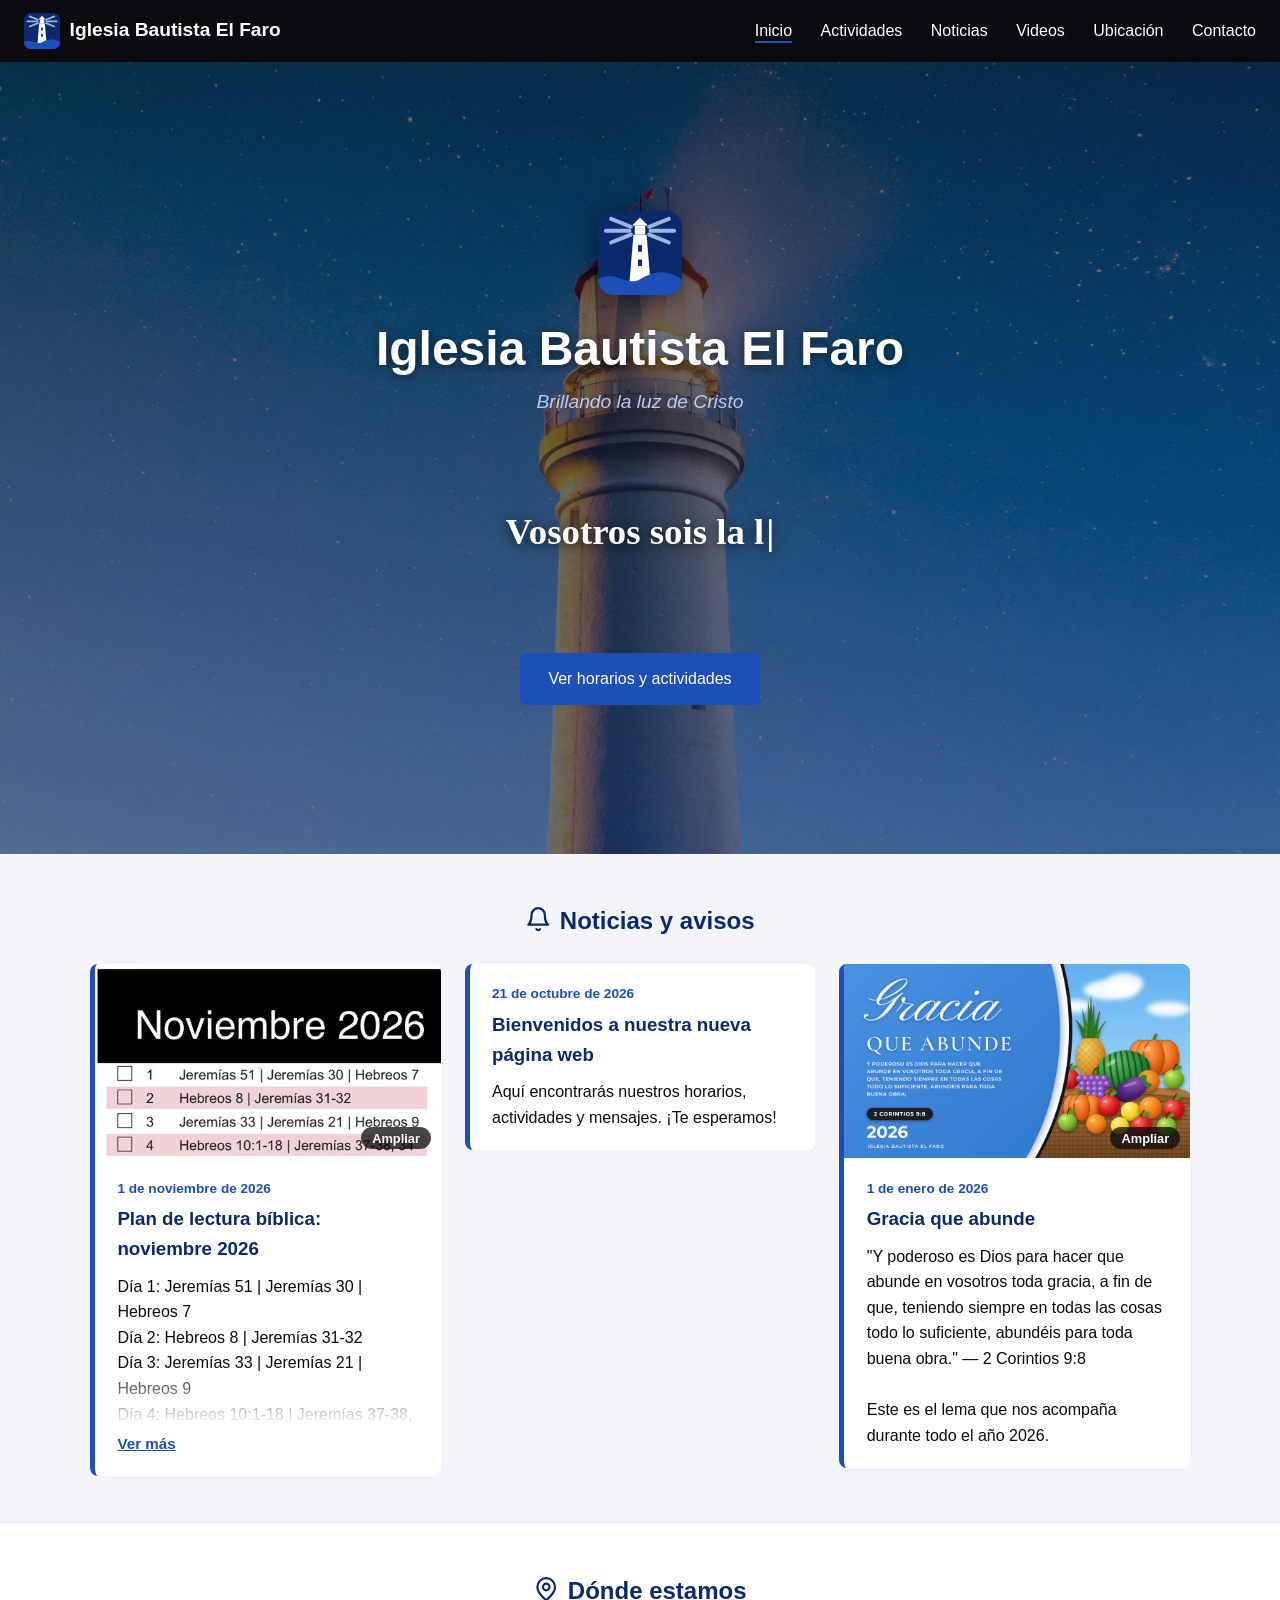
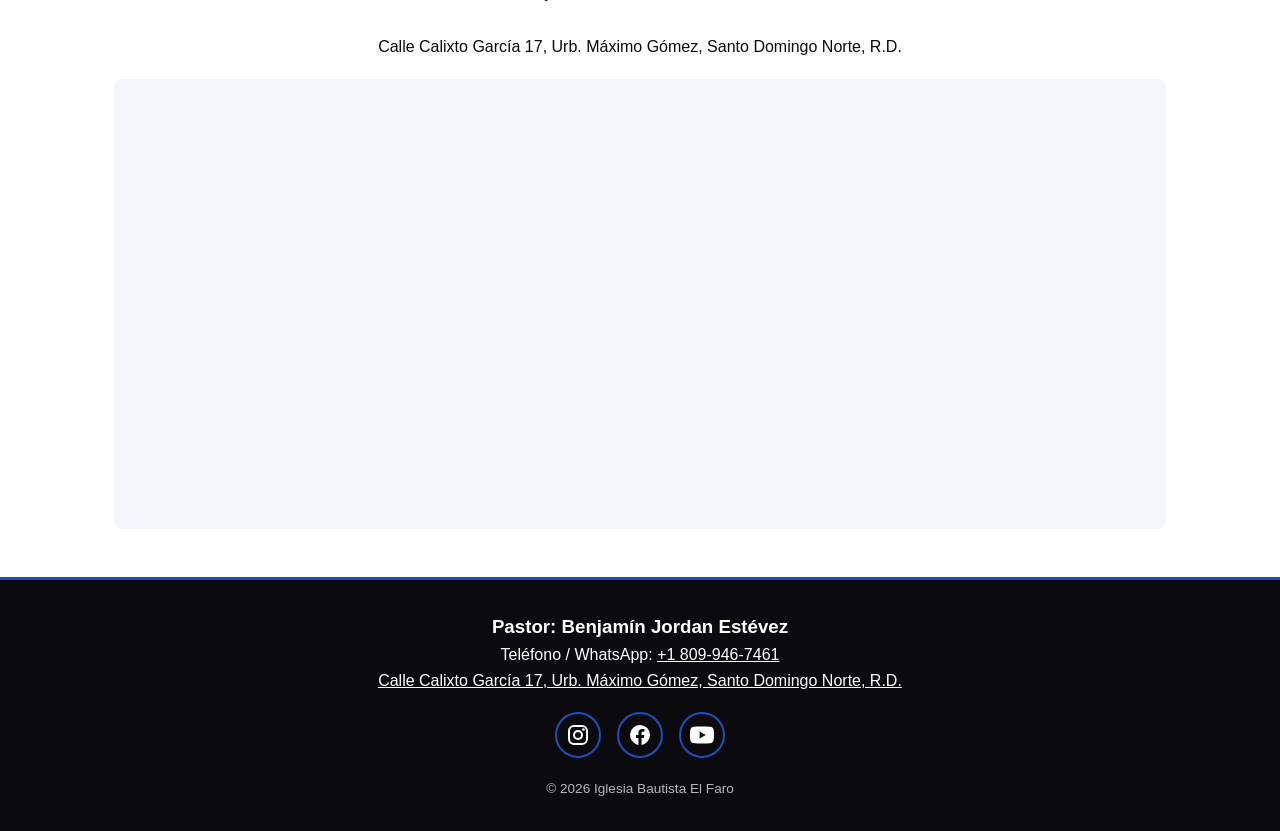
<file: index.html>
<!DOCTYPE html>
<html lang="es">
<head>
  <meta charset="UTF-8">
  <meta name="viewport" content="width=device-width, initial-scale=1.0">
  <title>Iglesia Bautista El Faro | Santo Domingo Norte</title>
  <meta name="description" content="Sitio oficial de la Iglesia Bautista El Faro (IBEF), Santo Domingo Norte. Horarios de cultos, actividades, noticias, videos y contacto.">
  <meta name="theme-color" content="#0b0b0f">
  <link rel="canonical" href="https://ibfarovillamella.github.io/iglesia-web/">
  <link rel="icon" href="favicon.svg" type="image/svg+xml">

  <!-- Vista previa al compartir el enlace (WhatsApp, Facebook, etc.) -->
  <meta property="og:type" content="website">
  <meta property="og:locale" content="es_DO">
  <meta property="og:site_name" content="Iglesia Bautista El Faro">
  <meta property="og:title" content="Iglesia Bautista El Faro | Santo Domingo Norte">
  <meta property="og:description" content="Brillando la luz de Cristo. Horarios de cultos, actividades, noticias, videos y contacto.">
  <meta property="og:url" content="https://ibfarovillamella.github.io/iglesia-web/">

  <!-- Datos para Google: qué es este sitio -->
  <script type="application/ld+json">
  {
    "@context": "https://schema.org",
    "@type": "Church",
    "name": "Iglesia Bautista El Faro",
    "alternateName": "IBEF",
    "slogan": "Brillando la luz de Cristo",
    "url": "https://ibfarovillamella.github.io/iglesia-web/",
    "telephone": "+1-809-946-7461",
    "address": {
      "@type": "PostalAddress",
      "streetAddress": "Calle Calixto García 17, Urbanización Máximo Gómez",
      "addressLocality": "Santo Domingo Norte",
      "addressCountry": "DO"
    }
  }
  </script>

  <link rel="stylesheet" href="css/style.css">
</head>
<body>

  <div id="encabezado"></div>

  <main>
    <section id="inicio" class="hero">
      <div class="hero-contenido">
        <svg class="hero-faro" aria-hidden="true"><use href="#faro"/></svg>
        <h1>Iglesia Bautista El Faro</h1>
        <p class="hero-lema">Brillando la luz de Cristo</p>

        <blockquote class="versiculo" id="versiculo">
          <p class="versiculo-texto" id="versiculoTexto" aria-hidden="true"></p>
          <p class="versiculo-cita" id="versiculoCita" aria-hidden="true"></p>
        </blockquote>

        <a href="actividades.html" class="btn">Ver horarios y actividades</a>
      </div>
    </section>

    <section id="noticias" class="section section-gris">
      <h2><svg class="ico" aria-hidden="true"><use href="#i-campana"/></svg>Noticias y avisos</h2>
      <div class="grid" id="listaNoticias">
        <p>Cargando...</p>
      </div>
    </section>

    <section id="ubicacion" class="section">
      <h2><svg class="ico" aria-hidden="true"><use href="#i-ubicacion"/></svg>Dónde estamos</h2>
      <p class="direccion">Calle Calixto García 17, Urb. Máximo Gómez, Santo Domingo Norte, R.D.</p>
      <div class="mapa">
        <iframe
          title="Mapa de la Iglesia Bautista El Faro"
          src="https://www.google.com/maps?q=Calle+Calixto+Garcia+17,+Urbanizacion+Maximo+Gomez,+Santo+Domingo+Norte&output=embed"
          loading="lazy"
          referrerpolicy="no-referrer-when-downgrade"
          allowfullscreen>
        </iframe>
      </div>
    </section>
  </main>

  <div id="pie"></div>

  <script src="js/componentes.js"></script>
  <script src="js/main.js"></script>
</body>
</html>
</file>
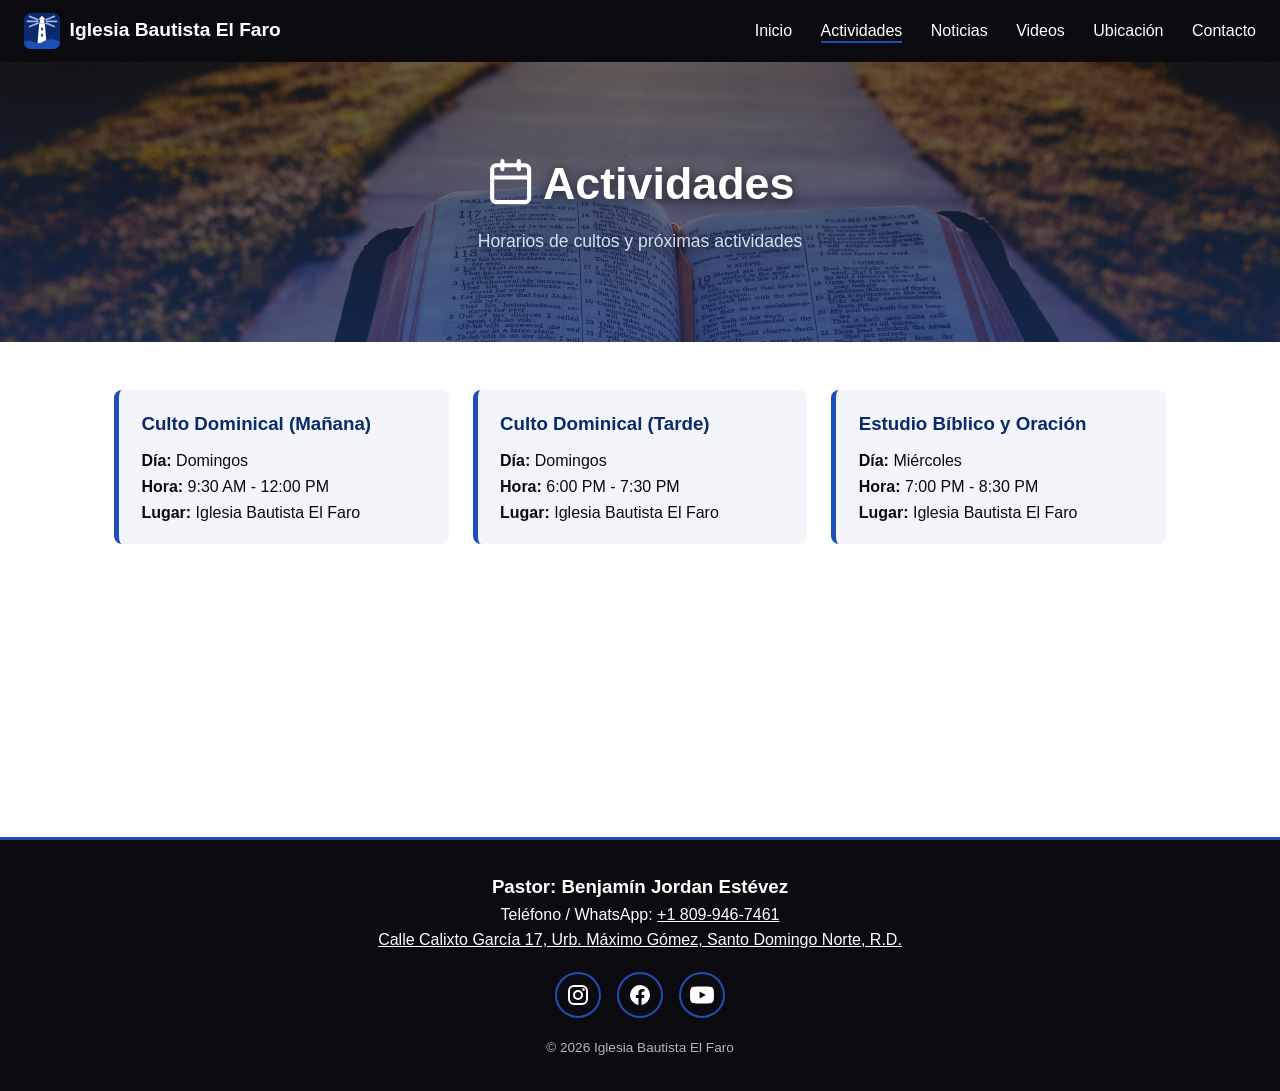
<file: actividades.html>
<!DOCTYPE html>
<html lang="es">
<head>
  <meta charset="UTF-8">
  <meta name="viewport" content="width=device-width, initial-scale=1.0">
  <title>Actividades | Iglesia Bautista El Faro</title>
  <meta name="description" content="Horarios de cultos y próximas actividades de la Iglesia Bautista El Faro, Santo Domingo Norte.">
  <meta name="theme-color" content="#0b0b0f">
  <link rel="icon" href="favicon.svg" type="image/svg+xml">
  <link rel="stylesheet" href="css/style.css">
</head>
<body>

  <div id="encabezado"></div>

  <main>
    <section class="page-hero" data-fondo="actividades">
      <h1><svg class="ico" aria-hidden="true"><use href="#i-calendario"/></svg>Actividades</h1>
      <p>Horarios de cultos y próximas actividades</p>
    </section>

    <section class="section pagina-contenido">
      <div class="grid" id="listaActividades">
        <p>Cargando...</p>
      </div>
    </section>
  </main>

  <div id="pie"></div>

  <script src="js/componentes.js"></script>
  <script src="js/main.js"></script>
</body>
</html>
</file>
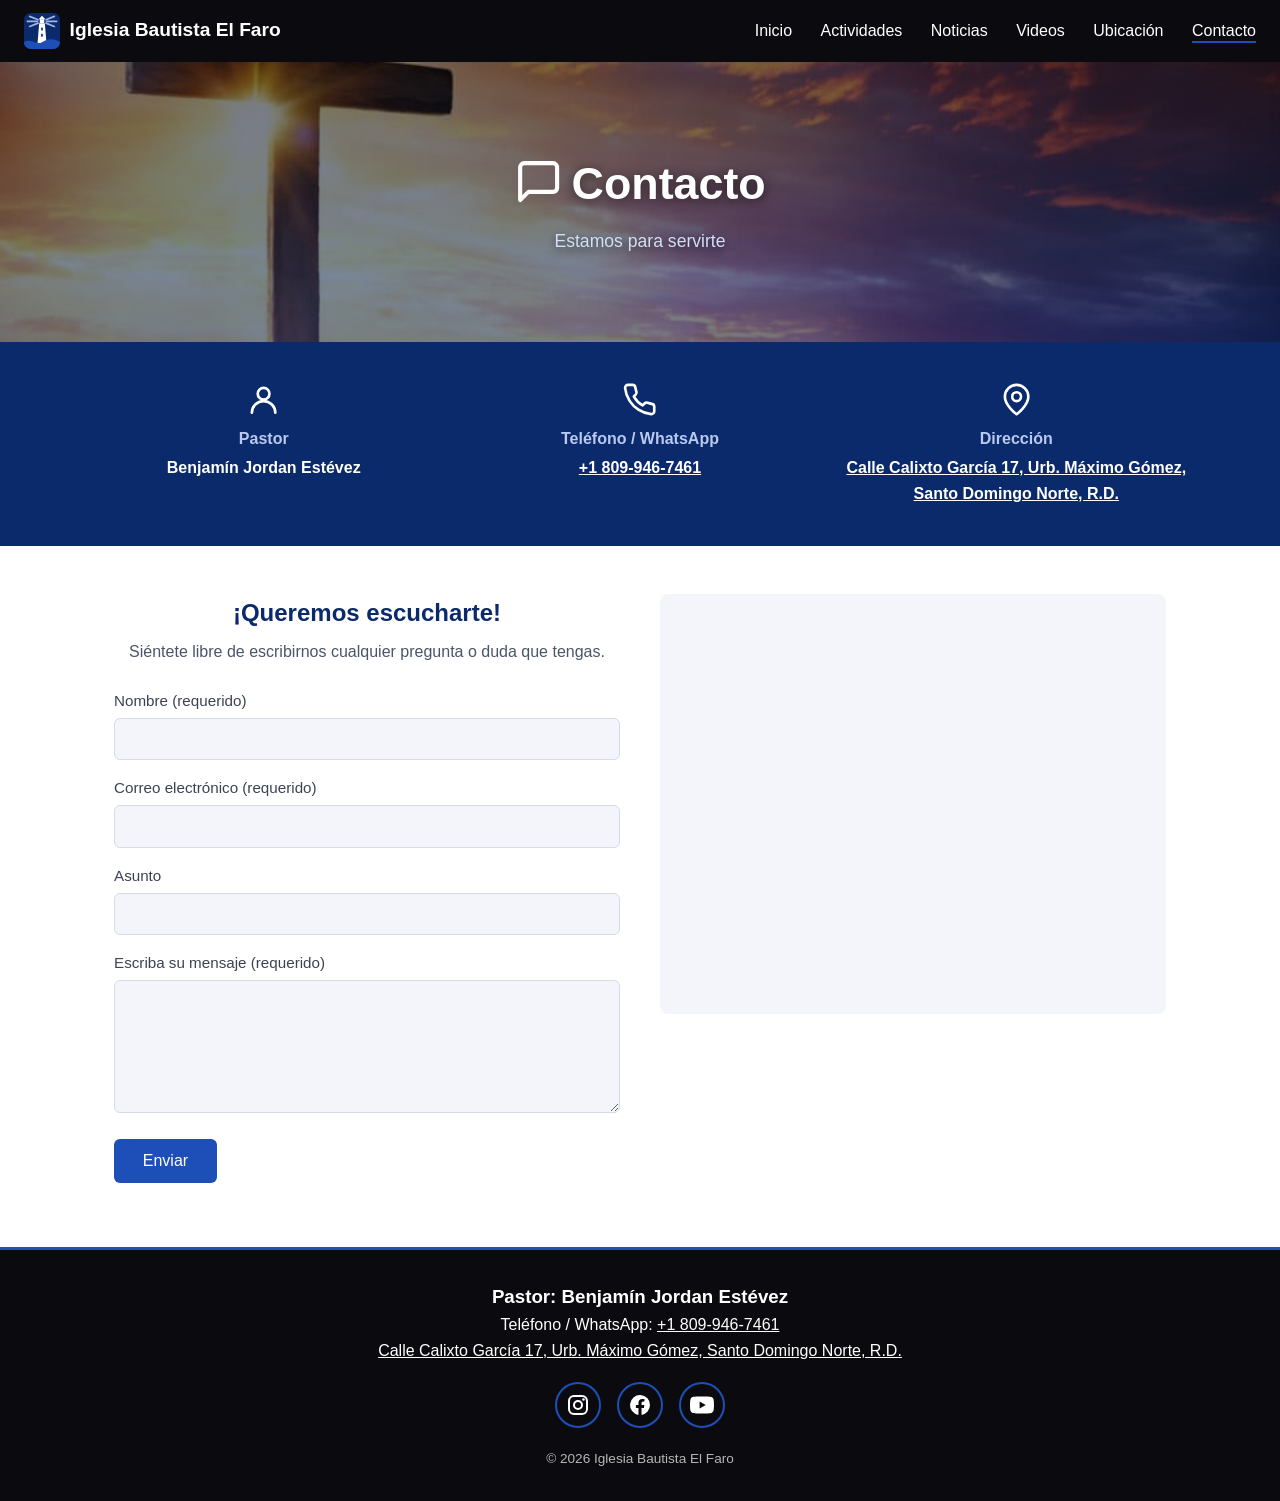
<file: contacto.html>
<!DOCTYPE html>
<html lang="es">
<head>
  <meta charset="UTF-8">
  <meta name="viewport" content="width=device-width, initial-scale=1.0">
  <title>Contacto | Iglesia Bautista El Faro</title>
  <meta name="description" content="Contacta a la Iglesia Bautista El Faro, Santo Domingo Norte. Teléfono, ubicación y formulario de mensajes.">
  <meta name="theme-color" content="#0b0b0f">
  <link rel="icon" href="favicon.svg" type="image/svg+xml">
  <link rel="stylesheet" href="css/style.css">
</head>
<body>

  <div id="encabezado"></div>

  <main>
    <section class="page-hero" data-fondo="contacto">
      <h1><svg class="ico" aria-hidden="true"><use href="#i-mensaje"/></svg>Contacto</h1>
      <p>Estamos para servirte</p>
    </section>

    <section class="contacto-info">
      <div class="contacto-info-grid">
        <div class="contacto-info-item">
          <svg class="ico-grande" aria-hidden="true"><use href="#i-usuario"/></svg>
          <h3>Pastor</h3>
          <p id="cPastor"></p>
        </div>
        <div class="contacto-info-item">
          <svg class="ico-grande" aria-hidden="true"><use href="#i-telefono"/></svg>
          <h3>Teléfono / WhatsApp</h3>
          <p><a id="cTelefono" href="#" target="_blank" rel="noopener"></a></p>
        </div>
        <div class="contacto-info-item">
          <svg class="ico-grande" aria-hidden="true"><use href="#i-ubicacion"/></svg>
          <h3>Dirección</h3>
          <p><a id="cDireccion" href="#" target="_blank" rel="noopener"></a></p>
        </div>
      </div>
    </section>

    <section class="section">
      <div class="contacto-grid">

        <div class="contacto-form">
          <h2>¡Queremos escucharte!</h2>
          <p class="contacto-intro">Siéntete libre de escribirnos cualquier pregunta o duda que tengas.</p>

          <form id="formContacto" novalidate>
            <label for="fNombre">Nombre (requerido)</label>
            <input type="text" id="fNombre" name="nombre" required maxlength="100" autocomplete="name">

            <label for="fCorreo">Correo electrónico (requerido)</label>
            <input type="email" id="fCorreo" name="correo" required maxlength="150" autocomplete="email">

            <label for="fAsunto">Asunto</label>
            <input type="text" id="fAsunto" name="asunto" maxlength="150">

            <label for="fMensaje">Escriba su mensaje (requerido)</label>
            <textarea id="fMensaje" name="mensaje" rows="6" required maxlength="2000"></textarea>

            <!-- Campo trampa contra robots: debe quedar vacío -->
            <input type="checkbox" name="botcheck" class="campo-oculto" tabindex="-1" autocomplete="off" aria-hidden="true">

            <button type="submit" class="btn" id="formBoton">Enviar</button>
            <p class="form-estado" id="formEstado" role="status" aria-live="polite"></p>
          </form>
        </div>

        <div class="contacto-mapa">
          <div class="mapa">
            <iframe
              title="Mapa de la Iglesia Bautista El Faro"
              src="https://www.google.com/maps?q=Calle+Calixto+Garcia+17,+Urbanizacion+Maximo+Gomez,+Santo+Domingo+Norte&output=embed"
              loading="lazy"
              referrerpolicy="no-referrer-when-downgrade"
              allowfullscreen>
            </iframe>
          </div>
        </div>

      </div>
    </section>
  </main>

  <div id="pie"></div>

  <script src="js/componentes.js"></script>
  <script src="js/main.js"></script>
  <script src="js/contacto.js"></script>
</body>
</html>
</file>
<file: css/style.css>
/* =========================================
   Iglesia Bautista El Faro - Estilos
   ========================================= */

/* ---------- Variables y base ---------- */
:root {
  --azul: #0a2a6b;
  --azul-claro: #1e4fb8;
  --negro: #0b0b0f;
  --blanco: #ffffff;
  --gris: #f3f5fa;
}

* { box-sizing: border-box; margin: 0; padding: 0; }

html {
  scroll-behavior: smooth;
  scroll-padding-top: 70px;
}

body {
  font-family: 'Segoe UI', Arial, sans-serif;
  color: var(--negro);
  line-height: 1.6;
}

/* ---------- Íconos ---------- */
.ico {
  width: 1.1em;
  height: 1.1em;
  vertical-align: -0.15em;
  margin-right: .5rem;
  fill: none;
  stroke: currentColor;
  stroke-width: 2;
  stroke-linecap: round;
  stroke-linejoin: round;
}

.ico-grande {
  width: 2.2rem;
  height: 2.2rem;
  display: block;
  margin: 0 auto .6rem;
  fill: none;
  stroke: currentColor;
  stroke-width: 1.8;
  stroke-linecap: round;
  stroke-linejoin: round;
}

/* ---------- Encabezado y menú ---------- */
.header {
  position: sticky;
  top: 0;
  z-index: 10;
  display: flex;
  justify-content: space-between;
  align-items: center;
  padding: .8rem 1.5rem;
  background: var(--negro);
  color: var(--blanco);
}

.logo {
  display: flex;
  align-items: center;
  gap: .6rem;
  color: var(--blanco);
  text-decoration: none;
  font-weight: bold;
  font-size: 1.2rem;
}

.logo-icono {
  width: 36px;
  height: 36px;
  flex-shrink: 0;
}

.nav a {
  color: var(--blanco);
  text-decoration: none;
  margin-left: 1.5rem;
  padding-bottom: 2px;
  border-bottom: 2px solid transparent;
}

.nav a:hover { color: var(--azul-claro); }

.nav a.activo {
  border-bottom-color: var(--azul-claro);
}

.menu-btn {
  display: none;
  background: none;
  border: none;
  color: var(--blanco);
  font-size: 1.8rem;
  cursor: pointer;
}

/* ---------- Portada ---------- */
.hero {
  position: relative;
  overflow: hidden;
  min-height: 88vh;
  display: flex;
  justify-content: center;
  align-items: center;
  text-align: center;
  padding: 2.5rem 1.5rem;
  color: var(--blanco);
  background: linear-gradient(135deg, var(--negro), var(--azul));
}

/* Capa oscura azulada encima de las fotos para que el texto se lea siempre */
.hero::before {
  content: '';
  position: absolute;
  inset: 0;
  z-index: 3;
  background: linear-gradient(rgba(11, 11, 15, .60), rgba(10, 42, 107, .60));
  pointer-events: none;
}

/* Fotos de fondo rotativas */
.hero-fondos {
  position: absolute;
  inset: 0;
  z-index: 0;
}

.hero-fondo {
  position: absolute;
  inset: 0;
  background-size: cover;
  background-position: center;
  background-repeat: no-repeat;
  opacity: 0;
}

.hero-fondo.visible { opacity: 1; }

.hero-contenido {
  position: relative;
  z-index: 4;
  max-width: 820px;
  width: 100%;
  display: flex;
  flex-direction: column;
  align-items: center;
}

.hero-faro {
  width: 84px;
  height: 84px;
  margin-bottom: 1rem;
  filter: drop-shadow(0 4px 14px rgba(0, 0, 0, .5));
}

.hero h1 {
  font-size: clamp(1.8rem, 5vw, 3rem);
  text-shadow: 0 2px 10px rgba(0, 0, 0, .5);
}

.hero-lema {
  font-style: italic;
  font-size: 1.2rem;
  color: #b9c9f0;
  margin-bottom: 1.5rem;
}

/* ---------- Versículo animado ---------- */
.versiculo {
  min-height: 11rem;
  display: flex;
  flex-direction: column;
  justify-content: center;
  align-items: center;
  margin: .5rem 0 1.2rem;
  transition: opacity .8s ease;
}

.versiculo.oculto { opacity: 0; }

.versiculo-texto {
  font-family: Georgia, 'Times New Roman', serif;
  font-size: clamp(1.4rem, 4vw, 2.3rem);
  font-weight: bold;
  line-height: 1.35;
  text-shadow: 0 2px 12px rgba(0, 0, 0, .65);
}

.versiculo-texto.escribiendo::after {
  content: '|';
  margin-left: 2px;
  animation: parpadeo 1s steps(1) infinite;
}

.versiculo-cita {
  margin-top: .8rem;
  font-size: 1.1rem;
  color: #b9c9f0;
  opacity: 0;
  transition: opacity .6s ease;
  text-shadow: 0 2px 8px rgba(0, 0, 0, .6);
}

.versiculo-cita.visible { opacity: 1; }

@keyframes parpadeo {
  50% { opacity: 0; }
}

/* ---------- Botones ---------- */
.btn {
  display: inline-block;
  margin-top: .5rem;
  padding: .8rem 1.8rem;
  background: var(--azul-claro);
  color: var(--blanco);
  text-decoration: none;
  border: none;
  border-radius: 6px;
  font-family: inherit;
  font-size: 1rem;
  cursor: pointer;
}

.btn:hover { background: var(--azul); }

.btn:disabled {
  opacity: .6;
  cursor: not-allowed;
}

/* ---------- Encabezado de páginas internas (fondo fijo) ---------- */
.page-hero {
  min-height: 280px;
  display: flex;
  flex-direction: column;
  justify-content: center;
  align-items: center;
  text-align: center;
  padding: 3rem 1.5rem;
  color: var(--blanco);
  background-image:
    linear-gradient(rgba(11, 11, 15, .55), rgba(10, 42, 107, .55)),
    var(--portada-img, none),
    linear-gradient(135deg, var(--negro), var(--azul));
  background-size: cover;
  background-position: center;
  background-repeat: no-repeat;
}

/* Degradados de respaldo distintos en cada página (cuando aún no hay foto) */
.page-hero[data-fondo="videos"] {
  background-image:
    linear-gradient(rgba(11, 11, 15, .55), rgba(10, 42, 107, .55)),
    var(--portada-img, none),
    linear-gradient(225deg, var(--azul), var(--negro));
}

.page-hero[data-fondo="contacto"] {
  background-image:
    linear-gradient(rgba(11, 11, 15, .55), rgba(10, 42, 107, .55)),
    var(--portada-img, none),
    linear-gradient(180deg, var(--negro), var(--azul-claro));
}

.page-hero h1 {
  font-size: clamp(1.8rem, 5vw, 2.8rem);
  text-shadow: 0 2px 12px rgba(0, 0, 0, .6);
}

.page-hero p {
  margin-top: .4rem;
  font-size: 1.1rem;
  color: #d3def7;
  text-shadow: 0 2px 8px rgba(0, 0, 0, .6);
}

.pagina-contenido { min-height: 55vh; }

/* ---------- Secciones ---------- */
.section {
  padding: 3rem 1.5rem;
  max-width: 1100px;
  margin: auto;
}

.section h2 {
  color: var(--azul);
  margin-bottom: 1.5rem;
  text-align: center;
}

.section-dark {
  max-width: none;
  background: var(--negro);
}

.section-dark h2 { color: var(--blanco); }

.section-gris {
  max-width: none;
  background: var(--gris);
}

.section-dark .grid,
.section-gris .grid {
  max-width: 1100px;
  margin: auto;
}

.section-dark .vacio { color: var(--blanco); }

.grid {
  display: grid;
  grid-template-columns: repeat(auto-fit, minmax(260px, 1fr));
  gap: 1.5rem;
}

.vacio {
  text-align: center;
  opacity: .7;
  grid-column: 1 / -1;
}

/* ---------- Tarjetas de actividades ---------- */
.card {
  background: var(--gris);
  border-left: 5px solid var(--azul-claro);
  border-radius: 8px;
  padding: 1.2rem 1.4rem;
}

.card h3 {
  color: var(--azul);
  margin-bottom: .6rem;
}

/* ---------- Noticias ---------- */
.section-gris .card { background: var(--blanco); }

/* Que las tarjetas no se estiren cuando una se expande */
#listaNoticias { align-items: start; }

.noticia { padding: 0; overflow: hidden; }

.noticia img {
  width: 100%;
  aspect-ratio: 16 / 9;
  object-fit: cover;
  object-position: center top;
  display: block;
}

.noticia-cuerpo { padding: 1.2rem 1.4rem; }

.noticia-fecha {
  font-size: .85rem;
  color: var(--azul-claro);
  font-weight: 600;
  margin-bottom: .3rem;
}

/* Imagen que se puede ampliar */
.noticia-img-btn {
  position: relative;
  display: block;
  width: 100%;
  padding: 0;
  border: none;
  background: none;
  cursor: zoom-in;
}

.noticia-img-btn::after {
  content: 'Ampliar';
  position: absolute;
  right: .6rem;
  bottom: .6rem;
  padding: .2rem .7rem;
  font-size: .8rem;
  font-weight: 600;
  color: var(--blanco);
  background: rgba(11, 11, 15, .75);
  border-radius: 999px;
}

/* Texto largo con "Ver más" */
.noticia-texto.colapsado {
  max-height: 9.5em;
  overflow: hidden;
  -webkit-mask-image: linear-gradient(#000 60%, transparent);
  mask-image: linear-gradient(#000 60%, transparent);
}

.ver-mas {
  margin-top: .6rem;
  padding: 0;
  background: none;
  border: none;
  color: var(--azul-claro);
  font-family: inherit;
  font-size: .95rem;
  font-weight: 600;
  text-decoration: underline;
  cursor: pointer;
}

.ver-mas:hover { color: var(--azul); }

/* ---------- Imagen ampliada (lightbox) ---------- */
.lightbox {
  display: none;
  position: fixed;
  inset: 0;
  z-index: 100;
  padding: 3.5rem 1rem 1.5rem;
  background: rgba(0, 0, 0, .9);
  overflow: auto;
  align-items: flex-start;
  justify-content: center;
}

.lightbox.abierto { display: flex; }

.lightbox img {
  display: block;
  max-width: 100%;
  height: auto;
  margin: auto;
  border-radius: 6px;
  background: var(--blanco);
}

.lightbox-cerrar {
  position: fixed;
  top: .8rem;
  right: .8rem;
  width: 42px;
  height: 42px;
  border: none;
  border-radius: 50%;
  background: var(--azul-claro);
  color: var(--blanco);
  font-size: 1.2rem;
  cursor: pointer;
}

.lightbox-cerrar:hover { background: var(--azul); }

/* ---------- Tarjetas de videos ---------- */
.video-card {
  text-decoration: none;
  color: var(--blanco);
  display: block;
}

.video-card h3 {
  margin-top: .7rem;
  font-size: 1rem;
}

.video-card:hover h3 { color: var(--azul-claro); }

.video-thumb {
  position: relative;
  border-radius: 8px;
  overflow: hidden;
  aspect-ratio: 16 / 9;
  background: #000;
}

.video-thumb img {
  width: 100%;
  height: 100%;
  object-fit: cover;
  display: block;
}

.play {
  position: absolute;
  inset: 0;
  margin: auto;
  width: 56px;
  height: 56px;
  border-radius: 50%;
  background: rgba(10, 42, 107, .85);
  color: var(--blanco);
  display: flex;
  align-items: center;
  justify-content: center;
  font-size: 1.4rem;
}

/* ---------- Ubicación y mapa ---------- */
.direccion {
  text-align: center;
  margin-bottom: 1.2rem;
}

.mapa {
  border-radius: 8px;
  overflow: hidden;
  aspect-ratio: 16 / 9;
  max-height: 450px;
  width: 100%;
  background: var(--gris);
}

.mapa iframe {
  width: 100%;
  height: 100%;
  border: 0;
  display: block;
}

/* ---------- Página de contacto ---------- */
.contacto-info {
  background: var(--azul);
  color: var(--blanco);
  padding: 2.5rem 1.5rem;
}

.contacto-info-grid {
  max-width: 1100px;
  margin: auto;
  display: grid;
  grid-template-columns: repeat(auto-fit, minmax(240px, 1fr));
  gap: 1.8rem;
  text-align: center;
}

.contacto-info-item h3 {
  font-size: 1rem;
  margin-bottom: .2rem;
  color: #b9c9f0;
}

.contacto-info-item p {
  font-weight: 600;
}

.contacto-info-item a {
  color: var(--blanco);
  text-decoration: underline;
}

.contacto-info-item a:hover { color: #b9c9f0; }

.contacto-grid {
  display: grid;
  grid-template-columns: 1fr 1fr;
  gap: 2.5rem;
  align-items: start;
}

.contacto-form h2 { margin-bottom: .4rem; }

.contacto-intro {
  text-align: center;
  color: #4a5568;
  margin-bottom: 1.5rem;
}

.contacto-form label {
  display: block;
  margin: 1rem 0 .3rem;
  font-size: .95rem;
  color: #3b4252;
}

.contacto-form input[type="text"],
.contacto-form input[type="email"],
.contacto-form textarea {
  width: 100%;
  padding: .7rem .8rem;
  font-family: inherit;
  font-size: 1rem;
  background: var(--gris);
  border: 1px solid #d5dbe8;
  border-radius: 6px;
}

.contacto-form textarea { resize: vertical; }

.contacto-form input:focus,
.contacto-form textarea:focus {
  outline: 2px solid var(--azul-claro);
  outline-offset: 1px;
  background: var(--blanco);
}

.contacto-form .btn { margin-top: 1.2rem; }

/* Campo trampa contra robots (invisible para las personas) */
.campo-oculto {
  position: absolute;
  left: -9999px;
  width: 1px;
  height: 1px;
  opacity: 0;
}

.form-estado {
  margin-top: 1rem;
  padding: 0;
  border-radius: 6px;
  font-weight: 600;
}

.form-estado.ok,
.form-estado.error {
  padding: .8rem 1rem;
}

.form-estado.ok {
  background: #e3ecfb;
  color: var(--azul);
}

.form-estado.error {
  background: #fdecec;
  color: #8a1c1c;
}

.contacto-mapa .mapa {
  aspect-ratio: auto;
  max-height: none;
  height: 100%;
  min-height: 420px;
}

/* ---------- Pie de página ---------- */
.footer {
  background: var(--negro);
  color: var(--blanco);
  text-align: center;
  padding: 2rem 1rem;
  border-top: 3px solid var(--azul-claro);
}

.footer-info { margin-bottom: 1.2rem; }

.footer-info a {
  color: var(--blanco);
  text-decoration: underline;
}

.footer-info a:hover { color: var(--azul-claro); }

/* ---------- Íconos de redes sociales ---------- */
.social {
  display: flex;
  justify-content: center;
  gap: 1rem;
}

.social a {
  display: flex;
  align-items: center;
  justify-content: center;
  width: 46px;
  height: 46px;
  border-radius: 50%;
  border: 2px solid var(--azul-claro);
  color: var(--blanco);
  transition: background .2s, transform .2s;
}

.social a:hover {
  background: var(--azul-claro);
  transform: translateY(-3px);
}

.social svg {
  width: 24px;
  height: 24px;
}

.copy {
  margin-top: 1.2rem;
  font-size: .85rem;
  opacity: .7;
}

/* ---------- Adaptación a celulares y tabletas ---------- */
@media (max-width: 860px) {
  .contacto-grid {
    grid-template-columns: 1fr;
  }

  .contacto-mapa .mapa {
    min-height: 320px;
    aspect-ratio: 16 / 10;
    height: auto;
  }
}

@media (max-width: 700px) {
  .menu-btn { display: block; }

  .nav {
    display: none;
    position: absolute;
    top: 100%;
    left: 0;
    right: 0;
    background: var(--negro);
    flex-direction: column;
  }

  .nav.abierto { display: flex; }

  .nav a {
    margin: 0;
    padding: 1rem 1.5rem;
    border-top: 1px solid #222;
    border-bottom: none;
  }

  .nav a.activo {
    border-bottom: none;
    border-left: 4px solid var(--azul-claro);
    padding-left: calc(1.5rem - 4px);
  }

  .versiculo { min-height: 13rem; }

  .page-hero { min-height: 220px; }
}

@media (max-width: 400px) {
  .logo { font-size: 1rem; }
  .logo-icono { width: 30px; height: 30px; }
}

/* ---------- Usuarios que prefieren menos movimiento ---------- */
@media (prefers-reduced-motion: reduce) {
  html { scroll-behavior: auto; }
  .versiculo-texto.escribiendo::after { animation: none; }
}
</file>
